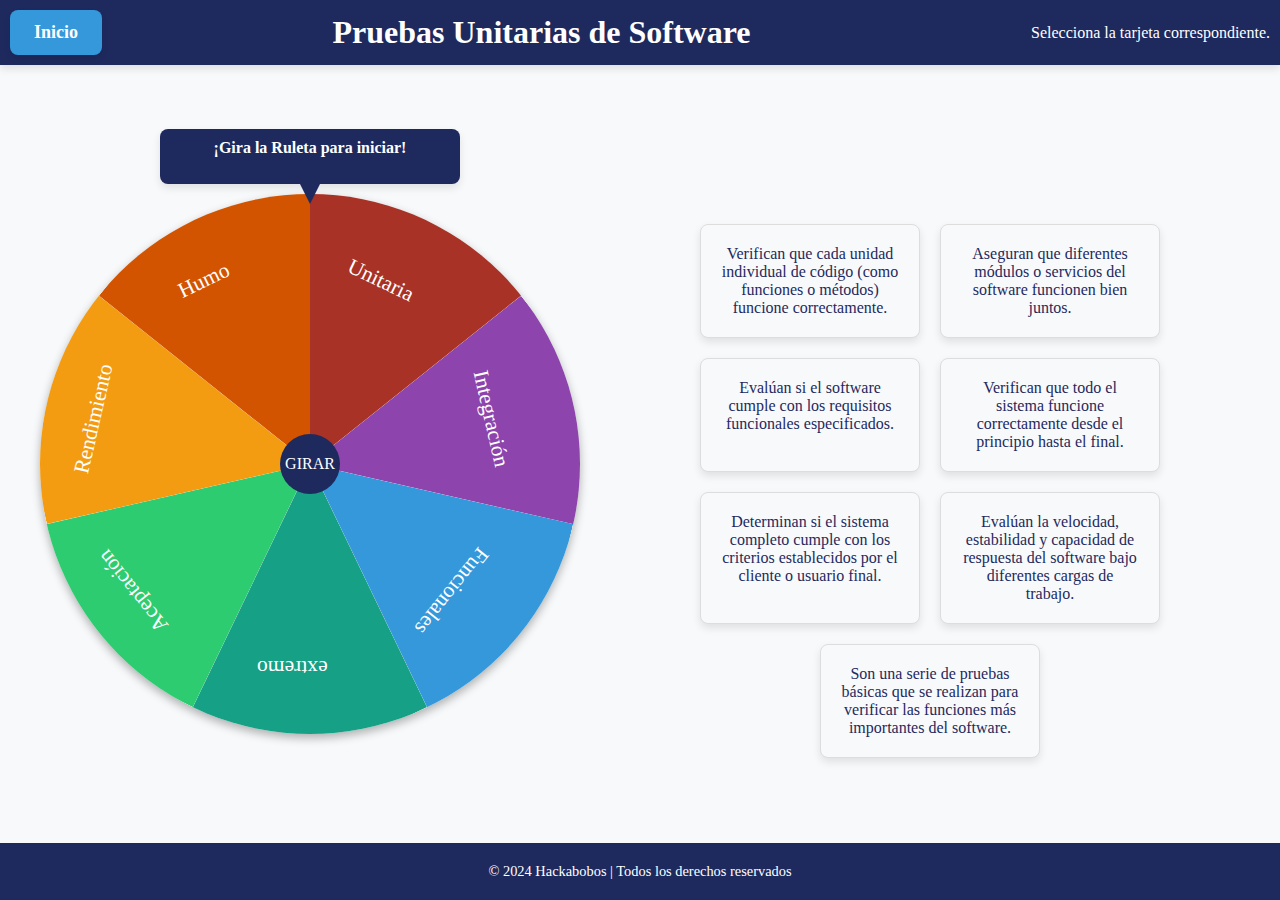
<file: index.html>
<!DOCTYPE html>
<html lang="es">

<head>
    <meta charset="UTF-8" />
    <meta http-equiv="X-UA-Compatible" content="IE=edge" />
    <meta name="viewport" content="width=device-width, initial-scale=1.0" />
    <link rel="stylesheet" href="style.css" />
    <script src="./index.js" defer></script>
    <title>Ruleta</title>
</head>

<body>
    <header>
        <nav>
            <a href="./main.html" class="navbar-btn">Inicio</a>
            <h1>Pruebas Unitarias de Software</h1>
            <p>Selecciona la tarjeta correspondiente.</p>
        </nav>
    </header>

    <main id="container">
        <div id="ruletaContainer">
            <div id="marcador">
                <div id="cartelGanador">
                    <p id="ganadorTexto">¡Click en "Girar" para iniciar!</p>
                </div>
            </div>
            <div id="ruleta">
                <div id="sortear">
                    <p>GIRAR</p>
                </div>
            </div>
        </div>
        <div id="cardsContainer">
            <div class="card" id="Unitaria">
                <p>Verifican que cada unidad individual de código (como funciones o métodos) funcione correctamente.</p>
            </div>
            <div class="card" id="Integración">
                <p>Aseguran que diferentes módulos o servicios del software funcionen bien juntos.</p>
            </div>
            <div class="card" id="Funcionales">
                <p>Evalúan si el software cumple con los requisitos funcionales especificados.</p>
            </div>
            <div class="card" id="extremo">
                <p>Verifican que todo el sistema funcione correctamente desde el principio hasta el final.</p>
            </div>
            <div class="card" id="Aceptación">
                <p>Determinan si el sistema completo cumple con los criterios establecidos por el cliente o usuario
                    final.</p>
            </div>
            <div class="card" id="Rendimiento">
                <p>Evalúan la velocidad, estabilidad y capacidad de respuesta del software bajo diferentes cargas de
                    trabajo.</p>
            </div>
            <div class="card" id="Humo">
                <p>Son una serie de pruebas básicas que se realizan para verificar las funciones más importantes del
                    software.</p>
            </div>
        </div>
        <!-- Modal -->
        <div id="resultadoModal" class="modal">
            <div class="modal-content">
                <span class="close">&times;</span>
                <p id="resultadoTexto"></p>
            </div>
        </div>
    </main>

    <footer>
        <p>&copy; 2024 Hackabobos | Todos los derechos reservados</p>
    </footer>
</body>

</html>
</file>
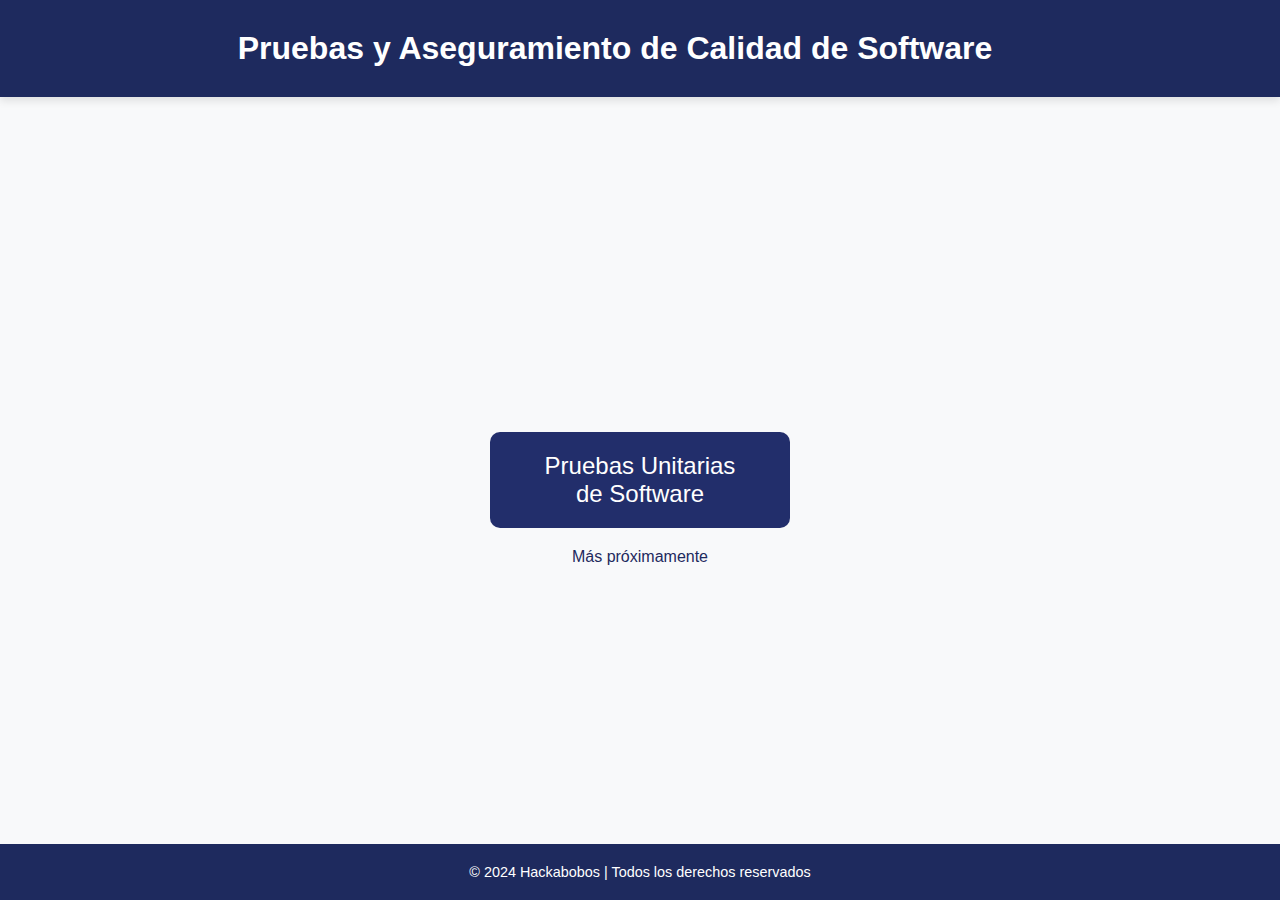
<file: main.html>
<!DOCTYPE html>
<html lang="es">

<head>
    <meta charset="UTF-8" />
    <meta http-equiv="X-UA-Compatible" content="IE=edge" />
    <meta name="viewport" content="width=device-width, initial-scale=1.0" />
    <link rel="stylesheet" href="main.css" />
    <script src="./index.js" defer></script>
    <title>Ruleta</title>
</head>

<body>
    <header>
        <nav>
            <h1>Pruebas y Aseguramiento de Calidad de Software</h1>
        </nav>
    </header>

    <main id="container">
        <div class="button-container">
            <a href="index.html" class="btn-large">Pruebas Unitarias de Software</a>
            <p>Más próximamente</p>
        </div>
    </main>

    <footer>
        <p>&copy; 2024 Hackabobos | Todos los derechos reservados</p>
    </footer>
</body>

</html>
</file>
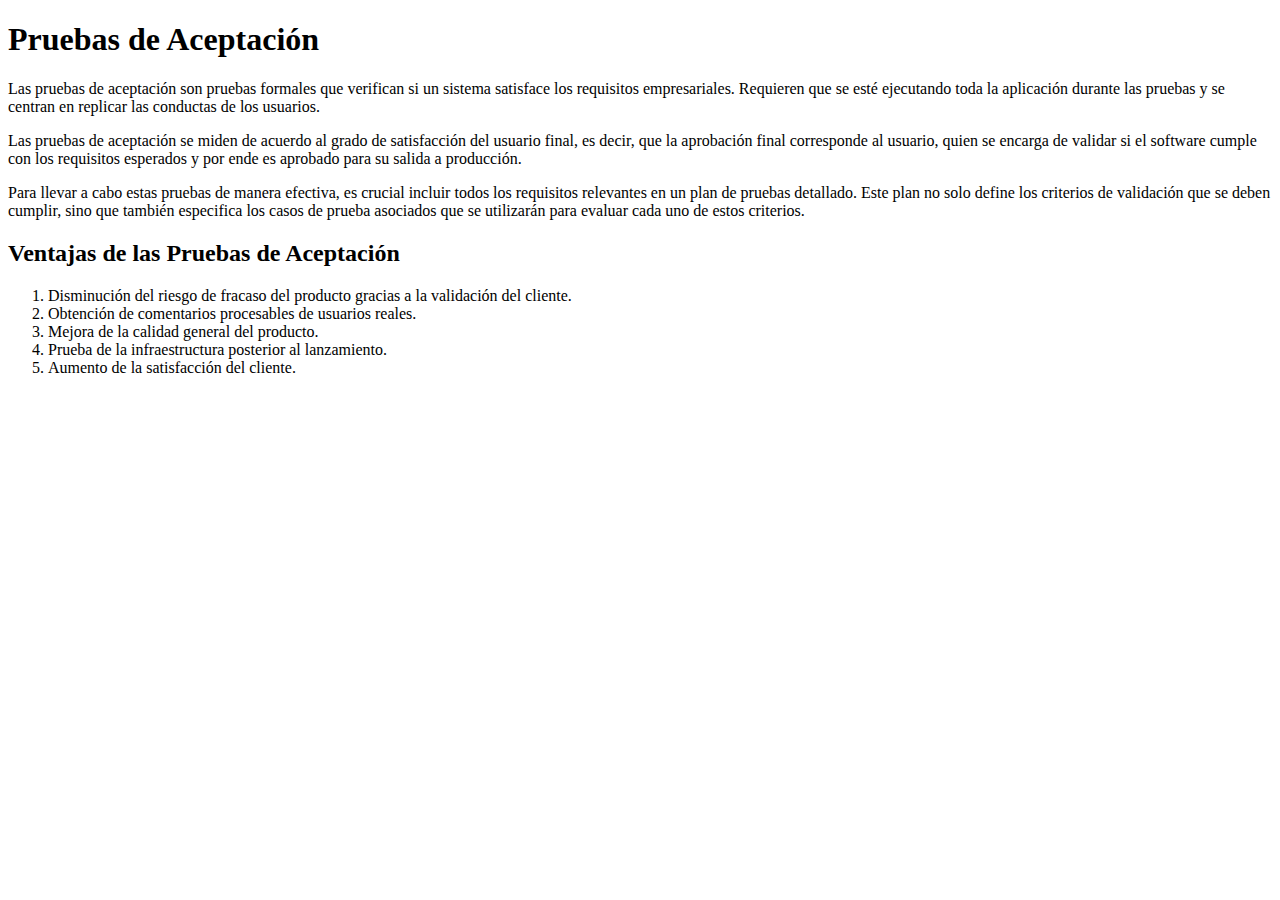
<file: Info/aceptacion.html>
<!DOCTYPE html>
<html lang="es">

<head>
    <meta charset="UTF-8" />
    <meta http-equiv="X-UA-Compatible" content="IE=edge" />
    <meta name="viewport" content="width=device-width, initial-scale=1.0" />
    <title>Pruebas de Aceptación</title>
</head>

<body>
    <main>
        <h1>Pruebas de Aceptación</h1>

        <section>
            <p>
                Las pruebas de aceptación son pruebas formales que verifican si un sistema satisface los requisitos empresariales. Requieren que se esté ejecutando toda la aplicación durante las pruebas y se centran en replicar las conductas de los usuarios. 
            </p>
            <p>
                Las pruebas de aceptación se miden de acuerdo al grado de satisfacción del usuario final, es decir, que la aprobación final corresponde al usuario, quien se encarga de validar si el software cumple con los requisitos esperados y por ende es aprobado para su salida a producción.
            </p>
            <p>
                Para llevar a cabo estas pruebas de manera efectiva, es crucial incluir todos los requisitos relevantes en un plan de pruebas detallado. Este plan no solo define los criterios de validación que se deben cumplir, sino que también especifica los casos de prueba asociados que se utilizarán para evaluar cada uno de estos criterios.
            </p>
        </section>

        <section>
            <h2>Ventajas de las Pruebas de Aceptación</h2>
            <ol>
                <li>Disminución del riesgo de fracaso del producto gracias a la validación del cliente.</li>
                <li>Obtención de comentarios procesables de usuarios reales.</li>
                <li>Mejora de la calidad general del producto.</li>
                <li>Prueba de la infraestructura posterior al lanzamiento.</li>
                <li>Aumento de la satisfacción del cliente.</li>
            </ol>
        </section>
    </main>

</body>

</html>
</file>
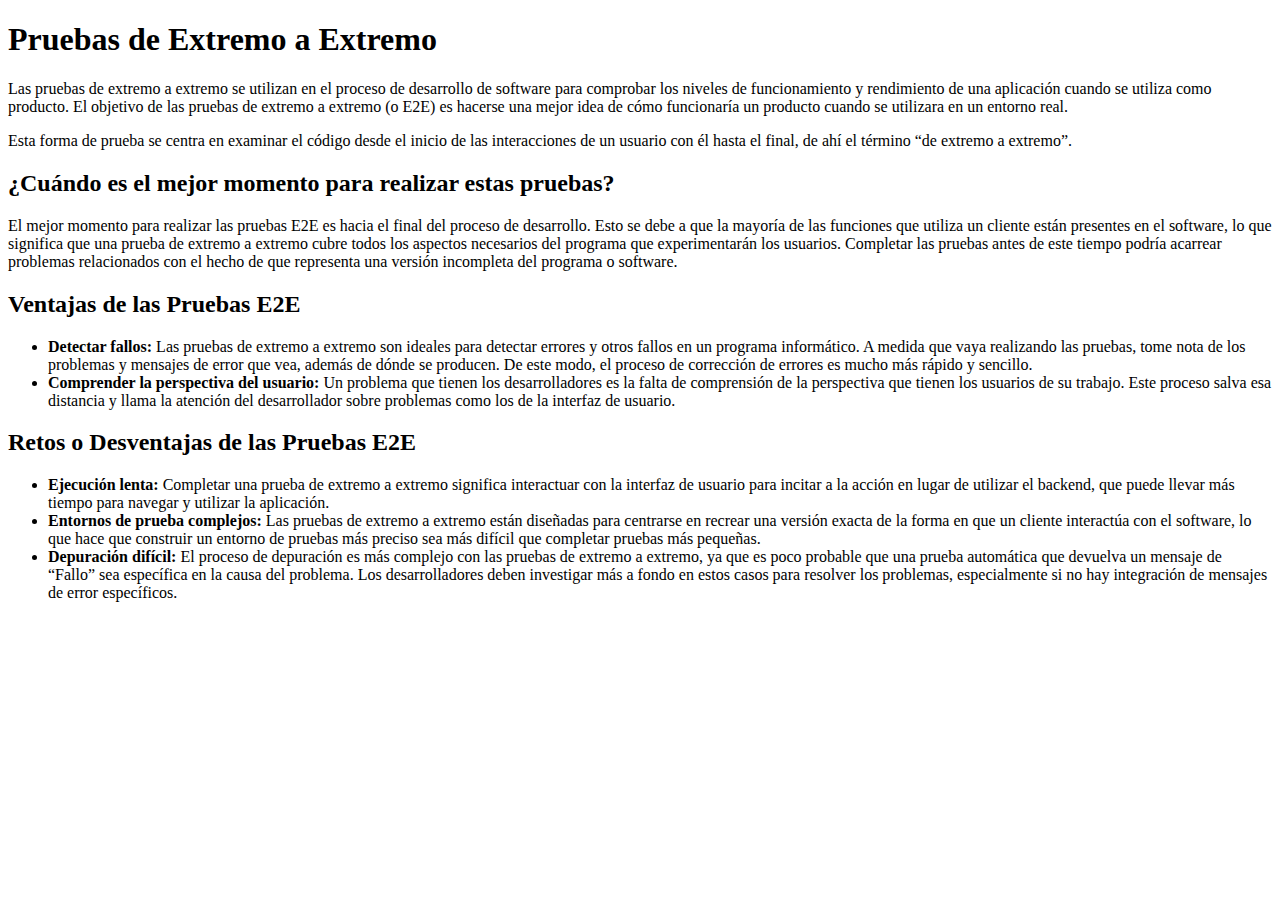
<file: Info/extremo.html>
<!DOCTYPE html>
<html lang="es">

<head>
    <meta charset="UTF-8" />
    <meta http-equiv="X-UA-Compatible" content="IE=edge" />
    <meta name="viewport" content="width=device-width, initial-scale=1.0" />
    <title>Pruebas de Extremo a Extremo</title>
</head>

<body>
    <main>
        <h1>Pruebas de Extremo a Extremo</h1>

        <section>
            <p>
                Las pruebas de extremo a extremo se utilizan en el proceso de desarrollo de software para comprobar los niveles de funcionamiento y rendimiento de una aplicación cuando se utiliza como producto. El objetivo de las pruebas de extremo a extremo (o E2E) es hacerse una mejor idea de cómo funcionaría un producto cuando se utilizara en un entorno real.
            </p>
            <p>
                Esta forma de prueba se centra en examinar el código desde el inicio de las interacciones de un usuario con él hasta el final, de ahí el término “de extremo a extremo”.
            </p>
        </section>

        <section>
            <h2>¿Cuándo es el mejor momento para realizar estas pruebas?</h2>
            <p>
                El mejor momento para realizar las pruebas E2E es hacia el final del proceso de desarrollo. Esto se debe a que la mayoría de las funciones que utiliza un cliente están presentes en el software, lo que significa que una prueba de extremo a extremo cubre todos los aspectos necesarios del programa que experimentarán los usuarios. Completar las pruebas antes de este tiempo podría acarrear problemas relacionados con el hecho de que representa una versión incompleta del programa o software.
            </p>
        </section>

        <section>
            <h2>Ventajas de las Pruebas E2E</h2>
            <ul>
                <li><strong>Detectar fallos:</strong> Las pruebas de extremo a extremo son ideales para detectar errores y otros fallos en un programa informático. A medida que vaya realizando las pruebas, tome nota de los problemas y mensajes de error que vea, además de dónde se producen. De este modo, el proceso de corrección de errores es mucho más rápido y sencillo.</li>
                <li><strong>Comprender la perspectiva del usuario:</strong> Un problema que tienen los desarrolladores es la falta de comprensión de la perspectiva que tienen los usuarios de su trabajo. Este proceso salva esa distancia y llama la atención del desarrollador sobre problemas como los de la interfaz de usuario.</li>
            </ul>
        </section>

        <section>
            <h2>Retos o Desventajas de las Pruebas E2E</h2>
            <ul>
                <li><strong>Ejecución lenta:</strong> Completar una prueba de extremo a extremo significa interactuar con la interfaz de usuario para incitar a la acción en lugar de utilizar el backend, que puede llevar más tiempo para navegar y utilizar la aplicación.</li>
                <li><strong>Entornos de prueba complejos:</strong> Las pruebas de extremo a extremo están diseñadas para centrarse en recrear una versión exacta de la forma en que un cliente interactúa con el software, lo que hace que construir un entorno de pruebas más preciso sea más difícil que completar pruebas más pequeñas.</li>
                <li><strong>Depuración difícil:</strong> El proceso de depuración es más complejo con las pruebas de extremo a extremo, ya que es poco probable que una prueba automática que devuelva un mensaje de “Fallo” sea específica en la causa del problema. Los desarrolladores deben investigar más a fondo en estos casos para resolver los problemas, especialmente si no hay integración de mensajes de error específicos.</li>
            </ul>
        </section>
    </main>

</body>

</html>
</file>
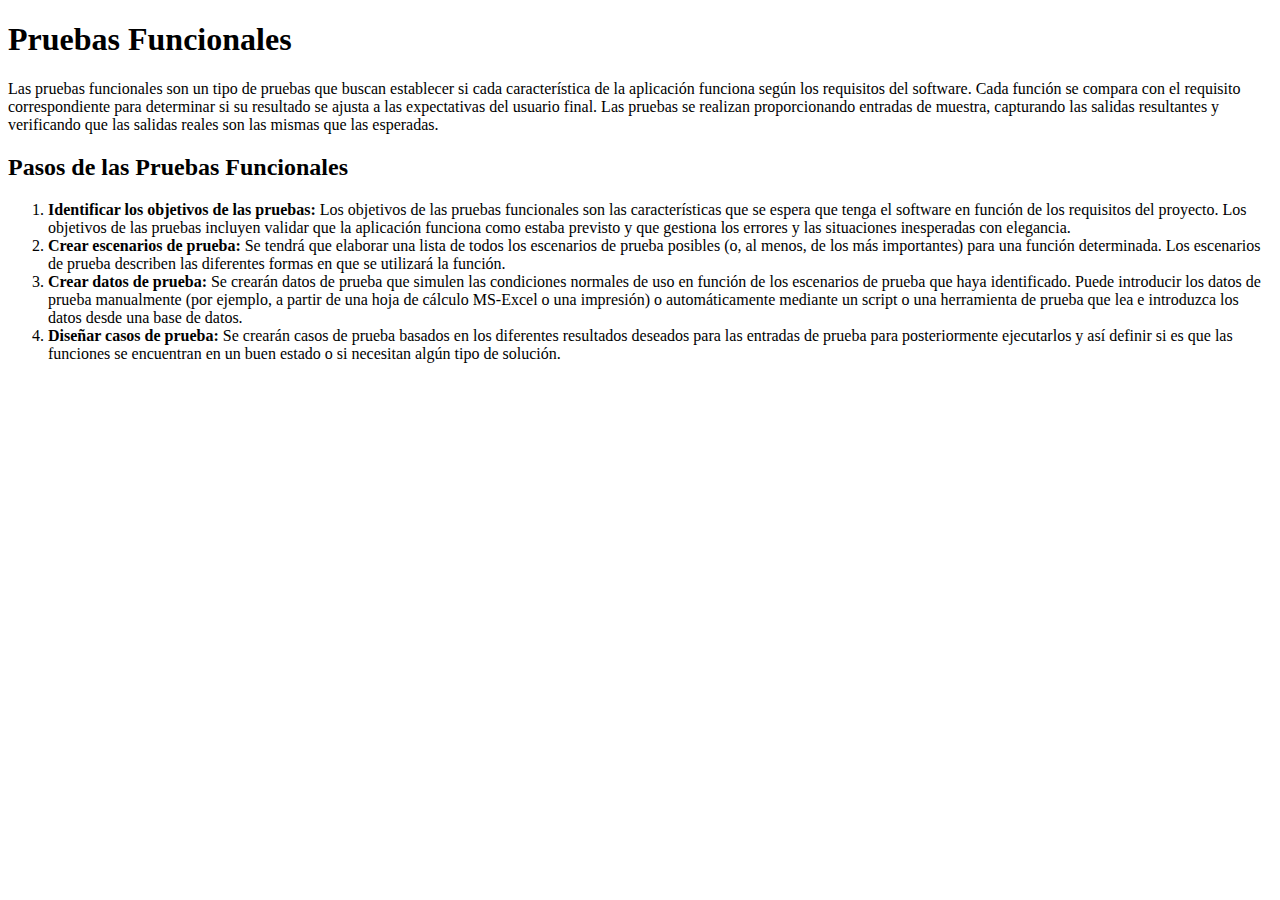
<file: Info/funcionales.html>
<!DOCTYPE html>
<html lang="es">

<head>
    <meta charset="UTF-8" />
    <meta http-equiv="X-UA-Compatible" content="IE=edge" />
    <meta name="viewport" content="width=device-width, initial-scale=1.0" />
    <title>Pruebas Funcionales</title>
</head>

<body>
    <main>
        <h1>Pruebas Funcionales</h1>

        <section>
            <p>
                Las pruebas funcionales son un tipo de pruebas que buscan establecer si cada característica de la aplicación funciona según los requisitos del software. Cada función se compara con el requisito correspondiente para determinar si su resultado se ajusta a las expectativas del usuario final. Las pruebas se realizan proporcionando entradas de muestra, capturando las salidas resultantes y verificando que las salidas reales son las mismas que las esperadas.
            </p>
        </section>

        <section>
            <h2>Pasos de las Pruebas Funcionales</h2>
            <ol>
                <li>
                    <strong>Identificar los objetivos de las pruebas:</strong> 
                    Los objetivos de las pruebas funcionales son las características que se espera que tenga el software en función de los requisitos del proyecto. Los objetivos de las pruebas incluyen validar que la aplicación funciona como estaba previsto y que gestiona los errores y las situaciones inesperadas con elegancia.
                </li>
                <li>
                    <strong>Crear escenarios de prueba:</strong> 
                    Se tendrá que elaborar una lista de todos los escenarios de prueba posibles (o, al menos, de los más importantes) para una función determinada. Los escenarios de prueba describen las diferentes formas en que se utilizará la función.
                </li>
                <li>
                    <strong>Crear datos de prueba:</strong> 
                    Se crearán datos de prueba que simulen las condiciones normales de uso en función de los escenarios de prueba que haya identificado. Puede introducir los datos de prueba manualmente (por ejemplo, a partir de una hoja de cálculo MS-Excel o una impresión) o automáticamente mediante un script o una herramienta de prueba que lea e introduzca los datos desde una base de datos.
                </li>
                <li>
                    <strong>Diseñar casos de prueba:</strong> 
                    Se crearán casos de prueba basados en los diferentes resultados deseados para las entradas de prueba para posteriormente ejecutarlos y así definir si es que las funciones se encuentran en un buen estado o si necesitan algún tipo de solución.
                </li>
            </ol>
        </section>
    </main>

</body>

</html>
</file>
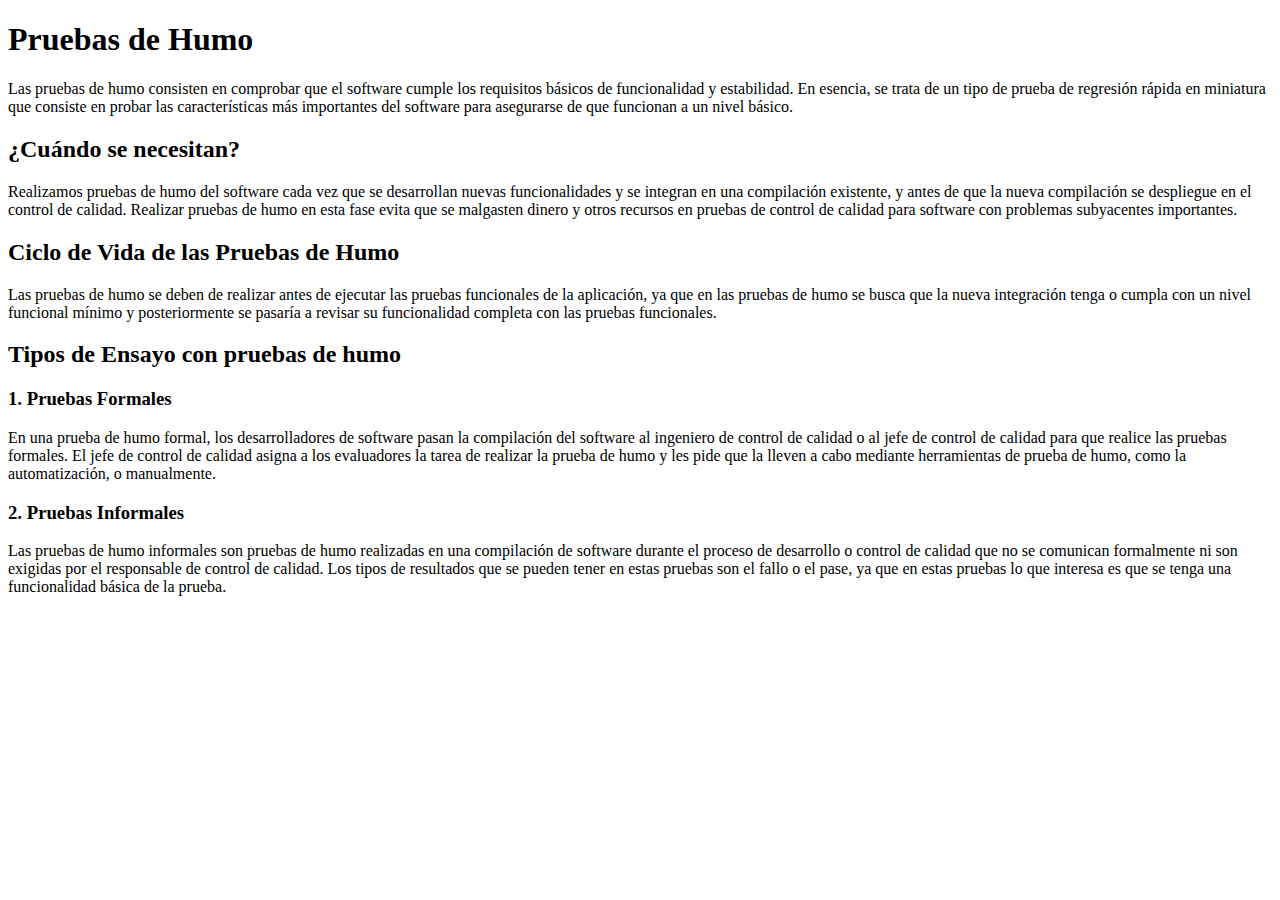
<file: Info/humo.html>
<!DOCTYPE html>
<html lang="es">

<head>
    <meta charset="UTF-8" />
    <meta http-equiv="X-UA-Compatible" content="IE=edge" />
    <meta name="viewport" content="width=device-width, initial-scale=1.0" />
    <title>Pruebas de Humo</title>
</head>

<body>
    <main>
        <h1>Pruebas de Humo</h1>

        <section>
            <p>
                Las pruebas de humo consisten en comprobar que el software cumple los requisitos básicos de funcionalidad y estabilidad. En esencia, se trata de un tipo de prueba de regresión rápida en miniatura que consiste en probar las características más importantes del software para asegurarse de que funcionan a un nivel básico.
            </p>
        </section>

        <section>
            <h2>¿Cuándo se necesitan?</h2>
            <p>
                Realizamos pruebas de humo del software cada vez que se desarrollan nuevas funcionalidades y se integran en una compilación existente, y antes de que la nueva compilación se despliegue en el control de calidad. Realizar pruebas de humo en esta fase evita que se malgasten dinero y otros recursos en pruebas de control de calidad para software con problemas subyacentes importantes.
            </p>
        </section>

        <section>
            <h2>Ciclo de Vida de las Pruebas de Humo</h2>
            <p>
                Las pruebas de humo se deben de realizar antes de ejecutar las pruebas funcionales de la aplicación, ya que en las pruebas de humo se busca que la nueva integración tenga o cumpla con un nivel funcional mínimo y posteriormente se pasaría a revisar su funcionalidad completa con las pruebas funcionales.
            </p>
        </section>

        <section>
            <h2>Tipos de Ensayo con pruebas de humo</h2>
            <h3>1. Pruebas Formales</h3>
            <p>
                En una prueba de humo formal, los desarrolladores de software pasan la compilación del software al ingeniero de control de calidad o al jefe de control de calidad para que realice las pruebas formales. El jefe de control de calidad asigna a los evaluadores la tarea de realizar la prueba de humo y les pide que la lleven a cabo mediante herramientas de prueba de humo, como la automatización, o manualmente.
            </p>

            <h3>2. Pruebas Informales</h3>
            <p>
                Las pruebas de humo informales son pruebas de humo realizadas en una compilación de software durante el proceso de desarrollo o control de calidad que no se comunican formalmente ni son exigidas por el responsable de control de calidad. Los tipos de resultados que se pueden tener en estas pruebas son el fallo o el pase, ya que en estas pruebas lo que interesa es que se tenga una funcionalidad básica de la prueba.
            </p>
        </section>
    </main>

</body>

</html>
</file>
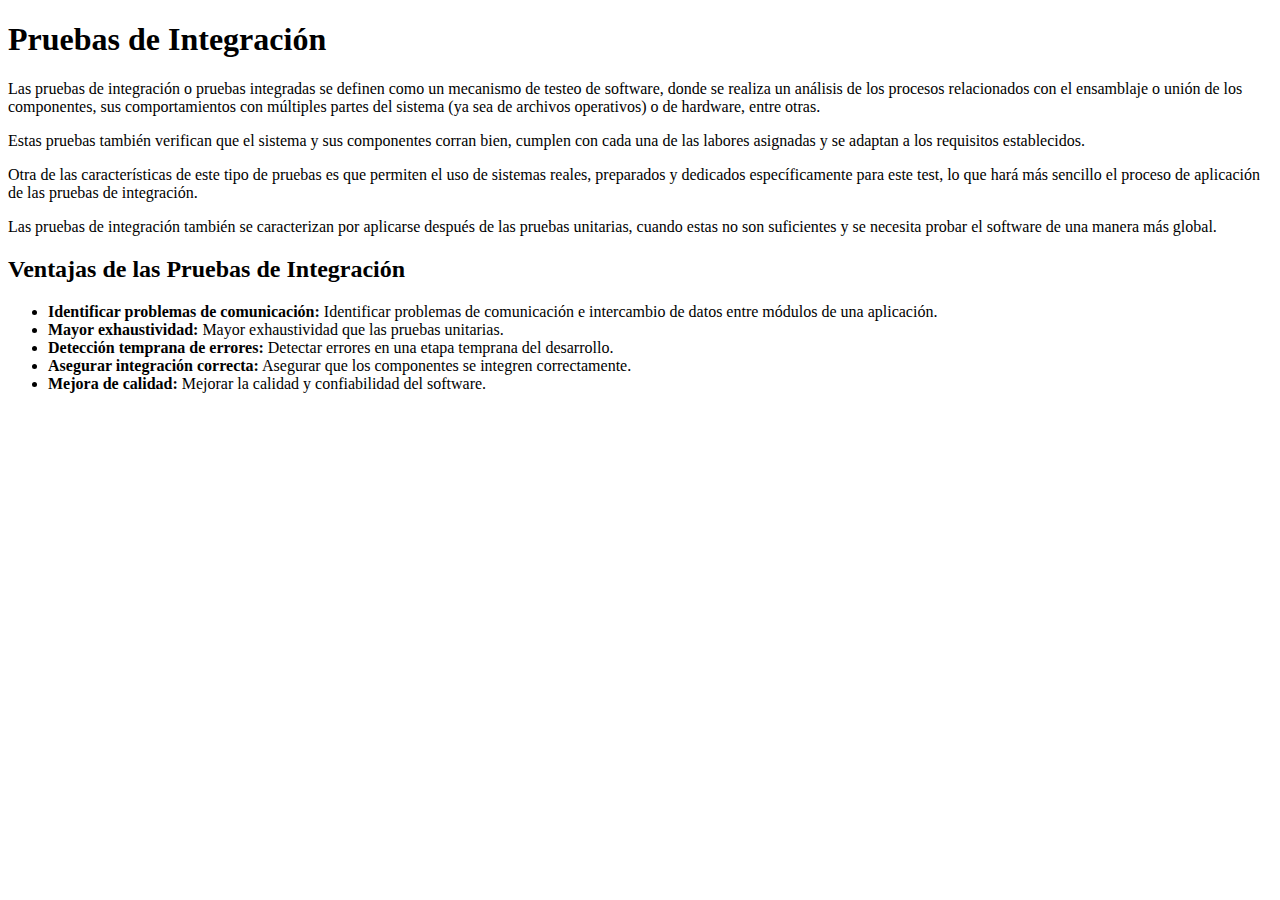
<file: Info/integracion.html>
<!DOCTYPE html>
<html lang="es">

<head>
    <meta charset="UTF-8" />
    <meta http-equiv="X-UA-Compatible" content="IE=edge" />
    <meta name="viewport" content="width=device-width, initial-scale=1.0" />
    <title>Pruebas de Integración</title>
</head>

<body>
    <main>
        <h1>Pruebas de Integración</h1>

        <section>
            <p>
                Las pruebas de integración o pruebas integradas se definen como un mecanismo de testeo de software, donde se realiza un análisis de los procesos relacionados con el ensamblaje o unión de los componentes, sus comportamientos con múltiples partes del sistema (ya sea de archivos operativos) o de hardware, entre otras.
            </p>

            <p>
                Estas pruebas también verifican que el sistema y sus componentes corran bien, cumplen con cada una de las labores asignadas y se adaptan a los requisitos establecidos.
            </p>

            <p>
                Otra de las características de este tipo de pruebas es que permiten el uso de sistemas reales, preparados y dedicados específicamente para este test, lo que hará más sencillo el proceso de aplicación de las pruebas de integración.
            </p>

            <p>
                Las pruebas de integración también se caracterizan por aplicarse después de las pruebas unitarias, cuando estas no son suficientes y se necesita probar el software de una manera más global.
            </p>
        </section>

        <section>
            <h2>Ventajas de las Pruebas de Integración</h2>
            <ul>
                <li><strong>Identificar problemas de comunicación:</strong> Identificar problemas de comunicación e intercambio de datos entre módulos de una aplicación.</li>
                <li><strong>Mayor exhaustividad:</strong> Mayor exhaustividad que las pruebas unitarias.</li>
                <li><strong>Detección temprana de errores:</strong> Detectar errores en una etapa temprana del desarrollo.</li>
                <li><strong>Asegurar integración correcta:</strong> Asegurar que los componentes se integren correctamente.</li>
                <li><strong>Mejora de calidad:</strong> Mejorar la calidad y confiabilidad del software.</li>
            </ul>
        </section>
    </main>

</body>

</html>
</file>
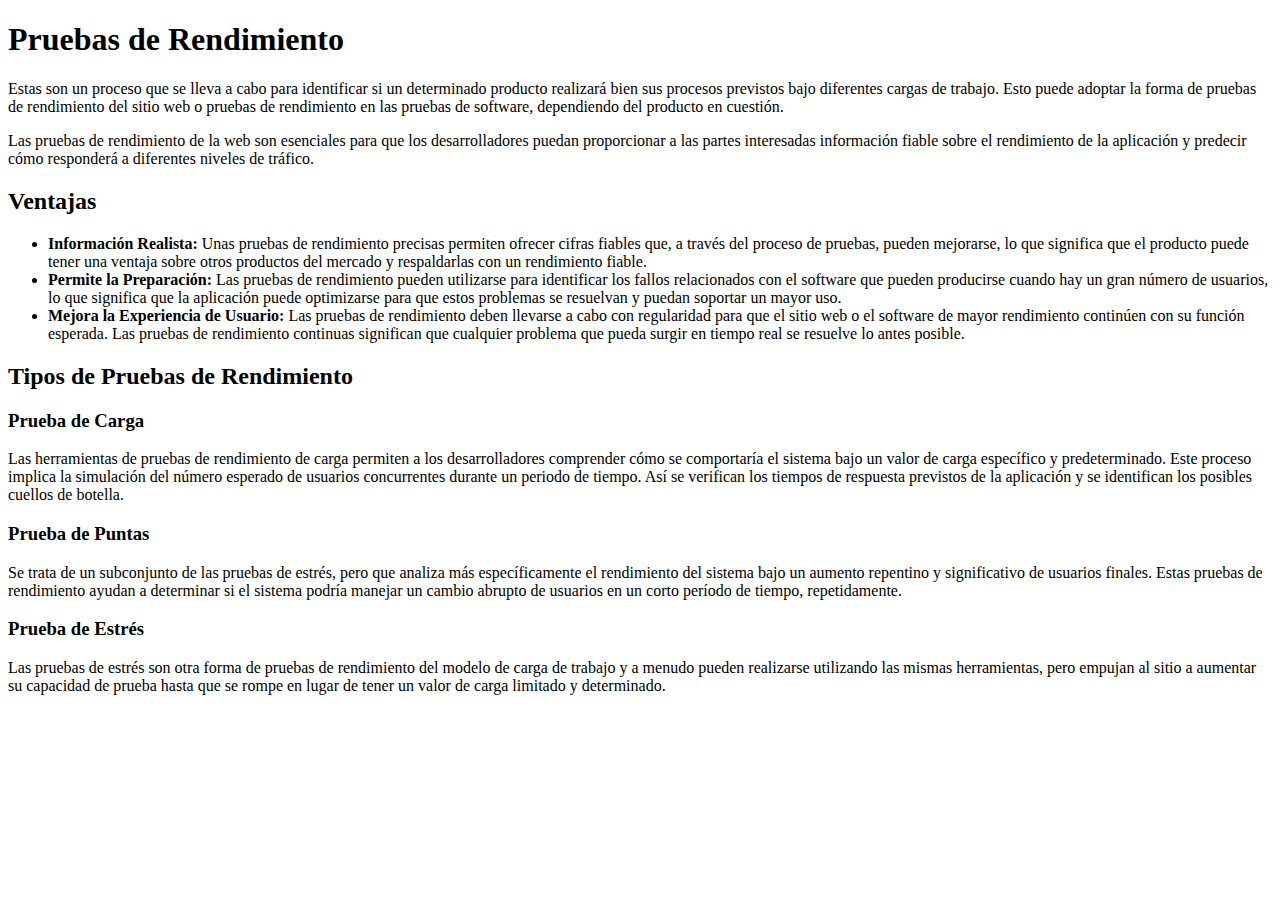
<file: Info/rendimiento.html>
<!DOCTYPE html>
<html lang="es">

<head>
    <meta charset="UTF-8" />
    <meta http-equiv="X-UA-Compatible" content="IE=edge" />
    <meta name="viewport" content="width=device-width, initial-scale=1.0" />
    <title>Pruebas de Rendimiento</title>
</head>

<body>
    <main>
        <h1>Pruebas de Rendimiento</h1>

        <section>
            <p>
                Estas son un proceso que se lleva a cabo para identificar si un determinado producto realizará bien sus procesos previstos bajo diferentes cargas de trabajo. Esto puede adoptar la forma de pruebas de rendimiento del sitio web o pruebas de rendimiento en las pruebas de software, dependiendo del producto en cuestión.
            </p>
            <p>
                Las pruebas de rendimiento de la web son esenciales para que los desarrolladores puedan proporcionar a las partes interesadas información fiable sobre el rendimiento de la aplicación y predecir cómo responderá a diferentes niveles de tráfico.
            </p>
        </section>

        <section>
            <h2>Ventajas</h2>
            <ul>
                <li><strong>Información Realista:</strong> Unas pruebas de rendimiento precisas permiten ofrecer cifras fiables que, a través del proceso de pruebas, pueden mejorarse, lo que significa que el producto puede tener una ventaja sobre otros productos del mercado y respaldarlas con un rendimiento fiable.</li>
                <li><strong>Permite la Preparación:</strong> Las pruebas de rendimiento pueden utilizarse para identificar los fallos relacionados con el software que pueden producirse cuando hay un gran número de usuarios, lo que significa que la aplicación puede optimizarse para que estos problemas se resuelvan y puedan soportar un mayor uso.</li>
                <li><strong>Mejora la Experiencia de Usuario:</strong> Las pruebas de rendimiento deben llevarse a cabo con regularidad para que el sitio web o el software de mayor rendimiento continúen con su función esperada. Las pruebas de rendimiento continuas significan que cualquier problema que pueda surgir en tiempo real se resuelve lo antes posible.</li>
            </ul>
        </section>

        <section>
            <h2>Tipos de Pruebas de Rendimiento</h2>
            <h3>Prueba de Carga</h3>
            <p>
                Las herramientas de pruebas de rendimiento de carga permiten a los desarrolladores comprender cómo se comportaría el sistema bajo un valor de carga específico y predeterminado. Este proceso implica la simulación del número esperado de usuarios concurrentes durante un periodo de tiempo. Así se verifican los tiempos de respuesta previstos de la aplicación y se identifican los posibles cuellos de botella.
            </p>
            <h3>Prueba de Puntas</h3>
            <p>
                Se trata de un subconjunto de las pruebas de estrés, pero que analiza más específicamente el rendimiento del sistema bajo un aumento repentino y significativo de usuarios finales. Estas pruebas de rendimiento ayudan a determinar si el sistema podría manejar un cambio abrupto de usuarios en un corto período de tiempo, repetidamente.
            </p>
            <h3>Prueba de Estrés</h3>
            <p>
                Las pruebas de estrés son otra forma de pruebas de rendimiento del modelo de carga de trabajo y a menudo pueden realizarse utilizando las mismas herramientas, pero empujan al sitio a aumentar su capacidad de prueba hasta que se rompe en lugar de tener un valor de carga limitado y determinado.
            </p>
        </section>
    </main>

</body>

</html>
</file>
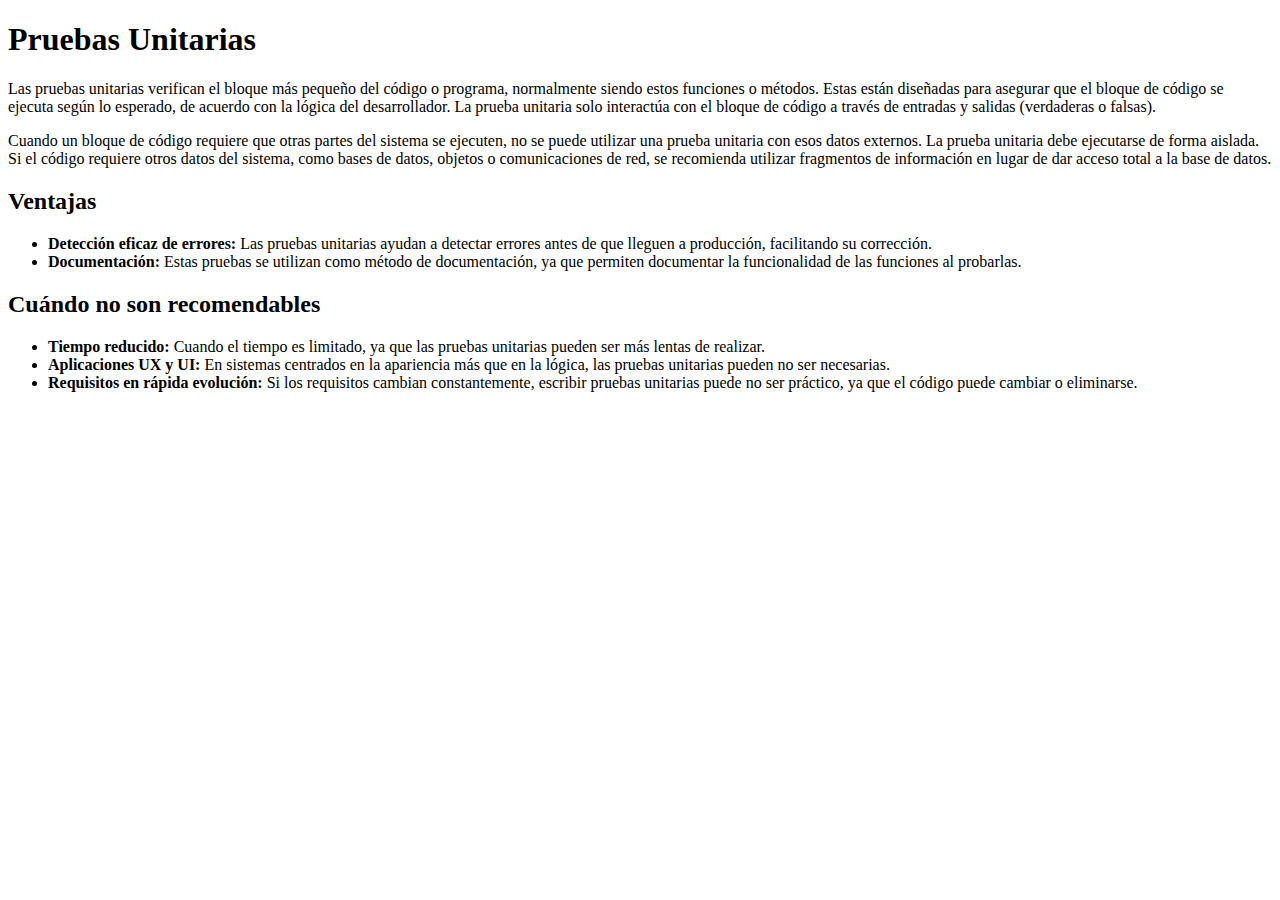
<file: Info/unitaria.html>
<!DOCTYPE html>
<html lang="es">

<head>
    <meta charset="UTF-8" />
    <meta http-equiv="X-UA-Compatible" content="IE=edge" />
    <meta name="viewport" content="width=device-width, initial-scale=1.0" />
    <title>Pruebas Unitarias</title>
</head>

<body>
    <main>
        <h1>Pruebas Unitarias</h1>

        <section>
            <p>
                Las pruebas unitarias verifican el bloque más pequeño del código o programa, normalmente siendo estos funciones o métodos. Estas están diseñadas para asegurar que el bloque de código se ejecuta según lo esperado, de acuerdo con la lógica del desarrollador. La prueba unitaria solo interactúa con el bloque de código a través de entradas y salidas (verdaderas o falsas).
            </p>

            <p>
                Cuando un bloque de código requiere que otras partes del sistema se ejecuten, no se puede utilizar una prueba unitaria con esos datos externos. La prueba unitaria debe ejecutarse de forma aislada. Si el código requiere otros datos del sistema, como bases de datos, objetos o comunicaciones de red, se recomienda utilizar fragmentos de información en lugar de dar acceso total a la base de datos.
            </p>
        </section>

        <section>
            <h2>Ventajas</h2>
            <ul>
                <li><strong>Detección eficaz de errores:</strong> Las pruebas unitarias ayudan a detectar errores antes de que lleguen a producción, facilitando su corrección.</li>
                <li><strong>Documentación:</strong> Estas pruebas se utilizan como método de documentación, ya que permiten documentar la funcionalidad de las funciones al probarlas.</li>
            </ul>
        </section>

        <section>
            <h2>Cuándo no son recomendables</h2>
            <ul>
                <li><strong>Tiempo reducido:</strong> Cuando el tiempo es limitado, ya que las pruebas unitarias pueden ser más lentas de realizar.</li>
                <li><strong>Aplicaciones UX y UI:</strong> En sistemas centrados en la apariencia más que en la lógica, las pruebas unitarias pueden no ser necesarias.</li>
                <li><strong>Requisitos en rápida evolución:</strong> Si los requisitos cambian constantemente, escribir pruebas unitarias puede no ser práctico, ya que el código puede cambiar o eliminarse.</li>
            </ul>
        </section>
    </main>

</body>

</html>
</file>
<file: style.css>
:root {
  --escala: 60vh;
  --primary-color: #1e2a5e;
  --secondary-color: #f8f9fa;
  --hover-color: #222e6b;
  --text-color: #ffffff;
}
* {
  box-sizing: border-box;
  text-align: center;
  padding: 0;
  margin: 0;
}
body {
  min-height: 100vh;
  display: flex;
  flex-direction: column;
  justify-content: space-between;
  background-color: var(--secondary-color);
  color: var(--primary-color);
  overflow: hidden; /* Eliminar scroll */
}
header {
  background-color: var(--primary-color);
  color: var(--text-color);
  text-align: center;
  box-shadow: 0 4px 8px rgba(0, 0, 0, 0.1);
}
nav {
  display: flex;
  align-items: center;
  justify-content: space-between;
  padding: 10px;
}

/* Estilos para el botón de inicio */
.navbar-btn {
  background-color: #3498db ;
  color: var(--text-color);
  border: none;
  padding: 12px 24px;
  font-size: 18px;
  font-weight: bold;
  border-radius: 8px;
  cursor: pointer;
  text-align: center;
  display: inline-block;
  transition: background-color 0.3s ease, box-shadow 0.3s ease;
  box-shadow: 0 4px 6px rgba(0, 0, 0, 0.1);
  text-decoration: none; /* Evita el subrayado del enlace */
}

.navbar-btn:hover {
  background-color: var(--primary-color);
  box-shadow: 0 6px 8px rgba(0, 0, 0, 0.2);
}

.navbar-btn:active {
  background-color: var(--primary-color);
  box-shadow: none;
}

/* Asegura que el título esté centrado */
h1 {
  flex-grow: 1;
  text-align: center;
  margin-right: 50px; /* Asegura que el título no toque el borde del navegador */
}

#container {
  display: flex;
  justify-content: space-around;
  align-items: flex-start;
  height: calc(100vh - 140px); /* Ajusta el contenedor para que ocupe el espacio restante entre header y footer */
  padding-top: 15ch;
  padding-left: 5ch;
}
#ruleta {
  position: relative;
  box-sizing: border-box;
  height: var(--escala);
  width: var(--escala);
  border-radius: 50%;
  overflow: hidden;
  background-color: var(--accent-color);
  box-shadow: 0px 4px 10px rgba(0, 0, 0, 0.3);
}
#ruletaContainer {
  display: flex;
  flex-direction: column;
  align-items: center;
}
#cartelGanador {
  color: var(--text-color);
  position: absolute;
  left: -150px;
  top: -65px;
  background-color: var(--primary-color);
  border-radius: 8px;
  min-height: 55px;
  width: 300px;
  font-weight: bold;
  padding: 10px;
  text-align: center;
  box-shadow: 0px 4px 8px rgba(0, 0, 0, 0.1);
  z-index: 1;
  /* Añadiendo la flecha */
}

#cartelGanador::after {
  content: '';
  position: absolute;
  bottom: -20px; /* Posición para colocar la flecha debajo del cartel */
  left: 50%;
  margin-left: -10px; /* Centrar la flecha */
  width: 0;
  height: 0;
  border-left: 10px solid transparent;
  border-right: 10px solid transparent;
  border-top: 20px solid var(--primary-color); /* Color de la flecha igual al cartel */
}
#marcador {
  position: absolute;
  background-color: var(--primary-color);
}
#sortear {
  color: var(--text-color);
  position: absolute;
  display: flex;
  justify-content: center;
  align-items: center;
  font-size: 1rem;
  background-color: var(--primary-color);
  border-radius: 50%;
  width: 60px;
  height: 60px;
  top: calc(var(--escala) / 2 - 60px / 2);
  left: calc(var(--escala) / 2 - 60px / 2);
  z-index: 2;
  cursor: pointer;
  transition: background-color 0.3s ease;
}
#sortear:hover {
  background-color: var(--hover-color);
}
#cardsContainer {
  display: flex;
  flex-wrap: wrap;
  justify-content: center;
  margin: 20px;
}
.opcion {
  position: absolute;
  height: var(--escala);
  width: var(--escala);
  background-color: var(--color);
  transform: rotate(var(--deg));
  cursor: pointer;
}
/* Texto de opcion*/
.nombre {
  margin: 0;
  padding-top: 10%;
  color: white;
  height: calc(var(--escala) / 2);
  position: absolute;
  left: calc(var(--escala) / 3);
  transform-origin: bottom center;
  font-size: calc(var(--escala) / 25);
}

.girar {
  animation-name: girar;
  animation-duration: 4s;
  animation-timing-function: cubic-bezier(0.1, 0, 0.18, 0.99);
  animation-direction: normal;
  animation-fill-mode: forwards;
}

.card {
  background-color: var(--secondary-color);
  border: 1px solid #ddd;
  border-radius: 8px;
  transition: transform 0.3s ease, background-color 0.3s ease;
  cursor: pointer;
  box-shadow: 0px 4px 8px rgba(0, 0, 0, 0.1);
  width: 220px;
  padding: 20px;
  margin: 10px;
  text-align: center;
}
.card:hover {
  transform: scale(1.05);
  border-color: var(--primary-color);
}
.card.selected {
  background-color: var(--primary-color);
  color: var(--text-color);
}
footer {
  background-color: var(--primary-color);
  color: var(--text-color);
  text-align: center;
  padding: 20px;
  font-size: 0.9rem;
}

/* Estilos para el modal */
.modal {
  display: none; /* Hidden by default */
  position: fixed;
  z-index: 1;
  left: 0;
  top: 0;
  width: 100%;
  height: 100%;
  overflow: auto;
  background-color: rgba(0, 0, 0, 0.7); /* Fondo negro con mayor opacidad */
}

.modal-content {
  background-color: #ffffff; /* Color de fondo más claro */
  margin: 5% auto;
  padding: 40px; /* Aumentar el padding */
  border: 1px solid #ccc; /* Color de borde más suave */
  width: 80%; /* Ancho más amplio */
  max-width: 800px;
  text-align: center;
  box-shadow: 0px 8px 20px rgba(0, 0, 0, 0.3); /* Sombra más suave */
  border-radius: 15px; /* Bordes más redondeados */
  font-family: 'Arial', sans-serif; /* Fuente más moderna */
  line-height: 1.6; /* Aumento del interlineado */
}

.close {
  color: #555; /* Color del botón de cerrar más oscuro */
  float: right;
  font-size: 32px; /* Aumento del tamaño de fuente */
  font-weight: bold;
}

.close:hover,
.close:focus {
  color: #000; /* Cambio a negro en hover */
  text-decoration: none;
  cursor: pointer;
}


@keyframes girar {
  100% {
    transform: rotate(var(--giroRuleta));
  }
}
</file>
<file: main.css>
:root {
    --escala: 60vh;
    --primary-color: #1e2a5e;
    --secondary-color: #f8f9fa;
    --hover-color: #222e6b;
    --text-color: #ffffff;
  }
  
  * {
    box-sizing: border-box;
    text-align: center;
    padding: 0;
    margin: 0;
  }
  
  body {
    font-family: Arial, sans-serif;
    min-height: 100vh;
    display: flex;
    flex-direction: column;
    justify-content: space-between;
    background-color: var(--secondary-color);
    color: var(--primary-color);
    margin: 0;
    padding: 0;
  }
  
  header {
    background-color: var(--primary-color);
    color: var(--text-color);
    text-align: center;
    padding: 20px;
    box-shadow: 0 4px 8px rgba(0, 0, 0, 0.1);
  }
  
  footer {
    background-color: var(--primary-color);
    color: var(--text-color);
    text-align: center;
    padding: 20px;
    font-size: 0.9rem;
    position: absolute;
    width: 100%;
    bottom: 0;
  }
  
  /* Centrar el contenido principal */
  main {
    flex-grow: 1;
    display: flex;
    justify-content: center;
    align-items: center;
  }
  
  /* Contenedor de los botones */
  .button-container {
    display: flex;
    flex-direction: column; /* Cambia a columna */
    gap: 20px; /* Espacio entre los botones */
    align-items: center; /* Alinear al centro horizontalmente */
  }
  
  /* Botones grandes */
  .btn-large {
    padding: 20px 40px;
    font-size: 1.5rem;
    text-decoration: none;
    color: var(--text-color);
    background-color: var(--hover-color);
    border-radius: 10px;
    transition: background-color 0.3s ease;
    text-align: center;
    width: 100%; /* Para hacer el botón más ancho */
    max-width: 300px; /* Controlar el ancho máximo de los botones */
  }
  
  .btn-large:hover {
    background-color: var(--primary-color);
  }
  
  /* Navbar y botón de inicio */
  nav {
    display: flex;
    align-items: center;
    justify-content: space-between;
    padding: 10px;
  }
  
  .navbar-btn {
    background-color: var(--hover-color);
    color: var(--text-color);
    border: none;
    padding: 12px 24px;
    font-size: 18px;
    font-weight: bold;
    border-radius: 8px;
    cursor: pointer;
    text-align: center;
    display: inline-block;
    transition: background-color 0.3s ease, box-shadow 0.3s ease;
    box-shadow: 0 4px 6px rgba(0, 0, 0, 0.1);
    text-decoration: none;
  }
  
  .navbar-btn:hover {
    background-color: var(--primary-color);
    box-shadow: 0 6px 8px rgba(0, 0, 0, 0.2);
  }
  
  .navbar-btn:active {
    background-color: var(--primary-color);
    box-shadow: none;
  }
  
  /* Asegurar que el título esté centrado */
  h1 {
    flex-grow: 1;
    text-align: center;
    margin-right: 50px;
  }
</file>
